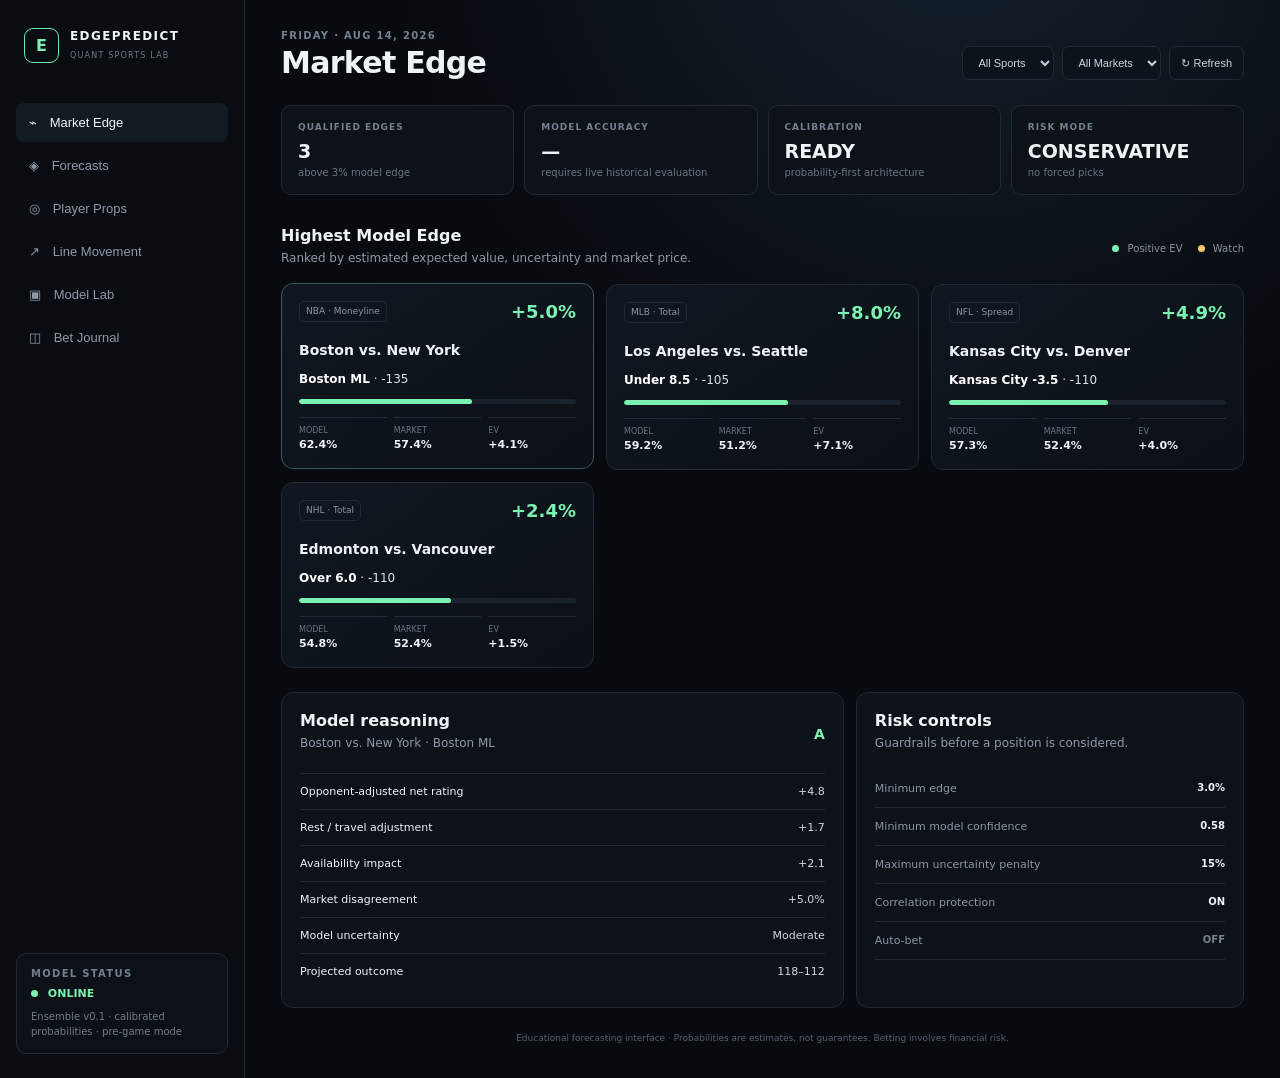
<file: edgepredict/index.html>
<!doctype html>
<html lang="en">
<head>
  <meta charset="UTF-8" />
  <meta name="viewport" content="width=device-width, initial-scale=1.0" />
  <meta name="description" content="EdgePredict — quantitative sports forecasting and market-edge analysis." />
  <title>EdgePredict — Quant Sports Forecasting</title>
  <link rel="stylesheet" href="./styles.css" />
</head>
<body>
  <div class="app-shell">
    <aside class="sidebar">
      <div class="brand"><span class="brand-mark">E</span><div><strong>EDGEPREDICT</strong><small>QUANT SPORTS LAB</small></div></div>
      <nav>
        <button class="nav-item active">⌁ <span>Market Edge</span></button>
        <button class="nav-item">◈ <span>Forecasts</span></button>
        <button class="nav-item">◎ <span>Player Props</span></button>
        <button class="nav-item">↗ <span>Line Movement</span></button>
        <button class="nav-item">▣ <span>Model Lab</span></button>
        <button class="nav-item">◫ <span>Bet Journal</span></button>
      </nav>
      <div class="model-card"><div class="eyebrow">MODEL STATUS</div><div class="status"><i></i> ONLINE</div><p>Ensemble v0.1 · calibrated probabilities · pre-game mode</p></div>
    </aside>

    <main class="main">
      <header class="topbar"><div><div class="eyebrow">FRIDAY · AUG 14, 2026</div><h1>Market Edge</h1></div><div class="controls"><select id="sport"><option>All Sports</option><option>NBA</option><option>NFL</option><option>MLB</option><option>NHL</option></select><select id="market"><option>All Markets</option><option>Moneyline</option><option>Spread</option><option>Total</option><option>Props</option></select><button id="refresh" class="ghost">↻ Refresh</button></div></header>

      <section class="hero-grid">
        <div class="metric"><span>QUALIFIED EDGES</span><strong id="edgeCount">3</strong><small>above 3% model edge</small></div>
        <div class="metric"><span>MODEL ACCURACY</span><strong>—</strong><small>requires live historical evaluation</small></div>
        <div class="metric"><span>CALIBRATION</span><strong>READY</strong><small>probability-first architecture</small></div>
        <div class="metric"><span>RISK MODE</span><strong>CONSERVATIVE</strong><small>no forced picks</small></div>
      </section>

      <section class="section-head"><div><h2>Highest Model Edge</h2><p>Ranked by estimated expected value, uncertainty and market price.</p></div><div class="legend"><span class="dot green"></span> Positive EV <span class="dot amber"></span> Watch</div></section>
      <section id="cards" class="cards"></section>

      <section class="lower-grid">
        <div class="panel"><div class="panel-head"><div><h2>Model reasoning</h2><p id="reasonTitle">Select a forecast</p></div><span id="grade" class="grade">—</span></div><div id="reasoning" class="reasoning"><div class="empty">Select a card above to inspect the model's decomposition.</div></div></div>
        <div class="panel"><div class="panel-head"><div><h2>Risk controls</h2><p>Guardrails before a position is considered.</p></div></div><div class="risk-list"><div><span>Minimum edge</span><b>3.0%</b></div><div><span>Minimum model confidence</span><b>0.58</b></div><div><span>Maximum uncertainty penalty</span><b>15%</b></div><div><span>Correlation protection</span><b>ON</b></div><div><span>Auto-bet</span><b class="muted">OFF</b></div></div></div>
      </section>

      <footer>Educational forecasting interface · Probabilities are estimates, not guarantees. Betting involves financial risk.</footer>
    </main>
  </div>
  <script src="./app.js"></script>
</body>
</html>
</file>
<file: edgepredict/styles.css>
:root{font-family:Inter,ui-sans-serif,system-ui,-apple-system,BlinkMacSystemFont,"Segoe UI",sans-serif;color:#eef3f8;background:#070a0f;--panel:#0d1219;--line:#202934;--muted:#8d99a8;--accent:#7cf2b2;--amber:#f4c96b}*{box-sizing:border-box}body{margin:0;background:radial-gradient(circle at 75% -10%,#15202b 0,transparent 38%),#070a0f}.app-shell{display:flex;min-height:100vh}.sidebar{width:245px;border-right:1px solid var(--line);padding:24px 16px;display:flex;flex-direction:column;background:#090d12}.brand{display:flex;gap:11px;align-items:center;margin:4px 8px 38px}.brand-mark{display:grid;place-items:center;width:35px;height:35px;border:1px solid #6fe7aa;color:#7cf2b2;border-radius:9px;font-weight:800}.brand strong{display:block;font-size:12px;letter-spacing:1.4px}.brand small{color:#6e7986;font-size:8px;letter-spacing:1.2px}.nav-item{width:100%;background:none;border:0;color:#8d99a8;text-align:left;padding:12px 13px;border-radius:8px;margin:2px 0;font-size:13px;cursor:pointer}.nav-item span{margin-left:9px}.nav-item.active,.nav-item:hover{background:#121a22;color:#f1f6fb}.model-card{margin-top:auto;padding:14px;border:1px solid var(--line);border-radius:10px;background:#0c1117}.eyebrow{font-size:10px;letter-spacing:1.3px;color:#73808e;font-weight:700}.status{margin-top:8px;color:var(--accent);font-size:11px;font-weight:700}.status i{display:inline-block;width:7px;height:7px;background:var(--accent);border-radius:50%;margin-right:6px}.model-card p{font-size:10px;color:#6f7b89;line-height:1.5;margin:9px 0 0}.main{flex:1;padding:30px 36px;max-width:1500px;margin:auto}.topbar{display:flex;justify-content:space-between;align-items:end;margin-bottom:25px}h1{font-size:30px;margin:4px 0 0;letter-spacing:-.7px}h2{font-size:16px;margin:0}p{color:var(--muted);font-size:12px;margin:6px 0}.controls{display:flex;gap:8px}select,.ghost{background:#0d131a;color:#cbd4de;border:1px solid var(--line);border-radius:7px;padding:9px 11px;font-size:11px}.ghost{cursor:pointer}.hero-grid{display:grid;grid-template-columns:repeat(4,1fr);gap:10px;margin-bottom:31px}.metric{background:var(--panel);border:1px solid var(--line);border-radius:10px;padding:16px}.metric span{display:block;font-size:9px;color:#74808d;letter-spacing:1px;font-weight:700}.metric strong{display:block;margin-top:8px;font-size:19px}.metric small{display:block;margin-top:5px;color:#697582;font-size:10px}.section-head,.panel-head{display:flex;justify-content:space-between;align-items:center}.legend{font-size:10px;color:#8995a2}.dot{display:inline-block;width:7px;height:7px;border-radius:50%;margin:0 5px 0 12px}.green{background:var(--accent)}.amber{background:var(--amber)}.cards{display:grid;grid-template-columns:repeat(3,1fr);gap:12px;margin-top:13px}.card{background:linear-gradient(145deg,#101720,#0b1016);border:1px solid var(--line);border-radius:12px;padding:17px;cursor:pointer;transition:.18s}.card:hover,.card.selected{border-color:#3d5660;transform:translateY(-1px)}.card-top{display:flex;justify-content:space-between}.sporttag{font-size:9px;color:#8a96a3;border:1px solid var(--line);padding:4px 6px;border-radius:5px}.edge{font-size:18px;color:var(--accent);font-weight:800}.match{margin:20px 0 14px;font-size:14px;font-weight:700}.pick{font-size:12px;color:#d9e2ea}.pick b{color:#fff}.bar{height:5px;background:#1a222b;border-radius:5px;margin:13px 0;overflow:hidden}.bar i{display:block;height:100%;background:var(--accent);border-radius:5px}.stats{display:grid;grid-template-columns:repeat(3,1fr);gap:7px}.stats div{border-top:1px solid var(--line);padding-top:8px}.stats span{display:block;color:#697582;font-size:8px}.stats b{display:block;margin-top:3px;font-size:11px}.lower-grid{display:grid;grid-template-columns:1.45fr 1fr;gap:12px;margin-top:24px}.panel{background:var(--panel);border:1px solid var(--line);border-radius:12px;padding:18px}.grade{font-weight:800;color:var(--accent);font-size:14px}.reasoning{margin-top:17px}.reason-row{display:grid;grid-template-columns:1fr 60px;gap:15px;padding:11px 0;border-top:1px solid var(--line);font-size:11px}.reason-row span:last-child{text-align:right;color:#cfd8e0}.empty{padding:22px;color:#687582;font-size:11px}.risk-list{margin-top:14px}.risk-list div{display:flex;justify-content:space-between;padding:12px 0;border-bottom:1px solid var(--line);font-size:11px}.risk-list span{color:#8b97a4}.risk-list b{font-size:10px}.muted{color:#77828e}footer{color:#55616e;font-size:9px;margin:25px 0 5px;text-align:center}@media(max-width:900px){.sidebar{display:none}.main{padding:22px 15px}.hero-grid{grid-template-columns:1fr 1fr}.cards,.lower-grid{grid-template-columns:1fr}.topbar{align-items:start;gap:15px;flex-direction:column}.controls{width:100%}.controls>*{flex:1}}
</file>
